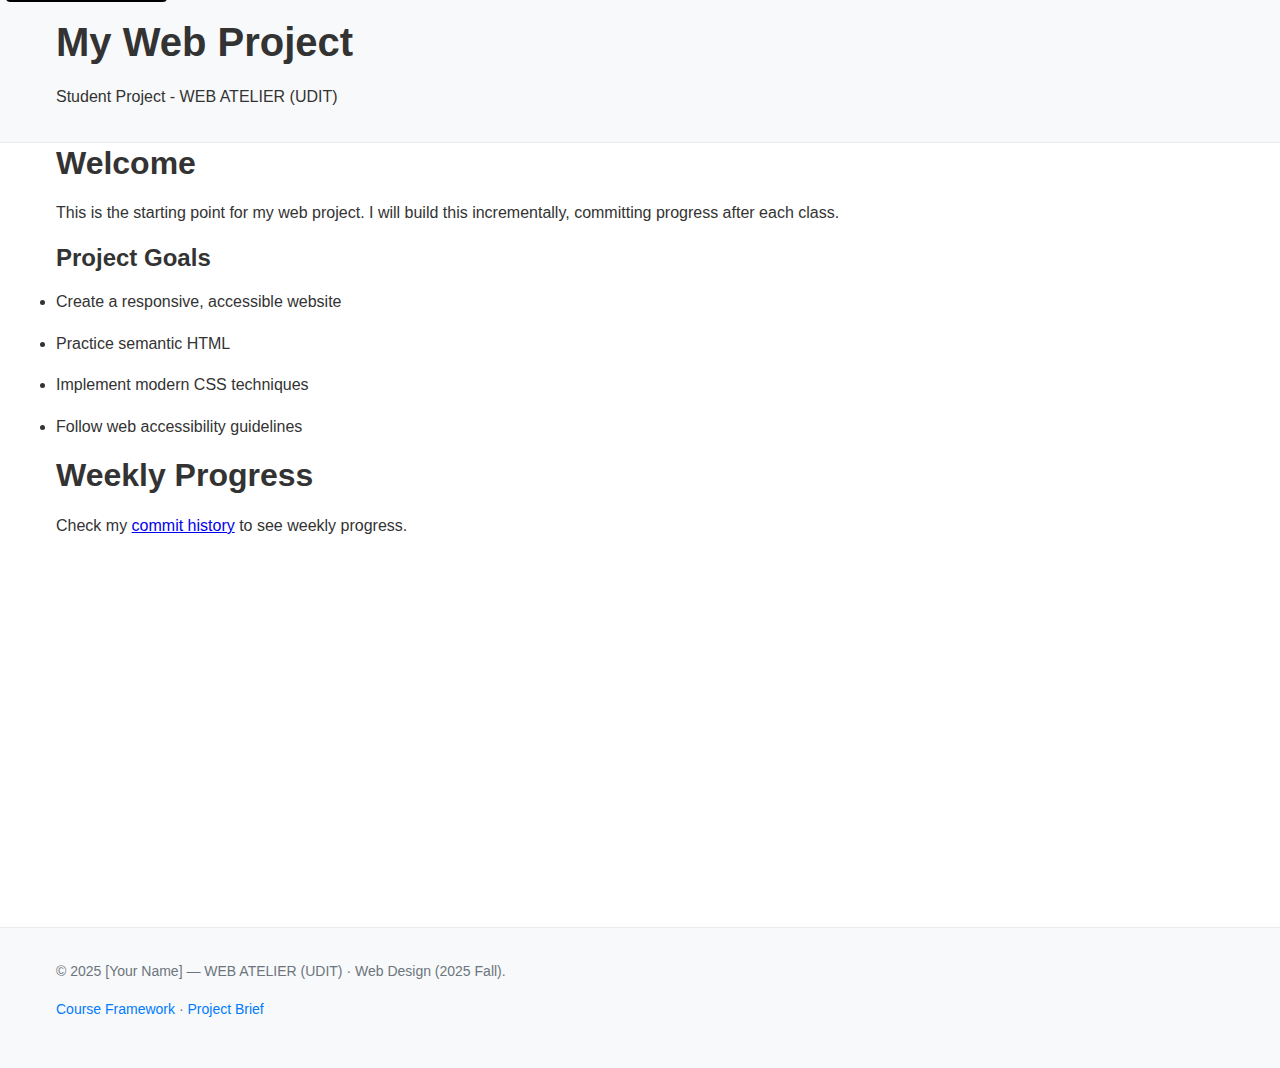
<file: index.html>
<!DOCTYPE html>
<html lang="en">
	<head>
		<meta charset="UTF-8" />
		<meta name="viewport" content="width=device-width, initial-scale=1.0" />
		<title>My Web Project - WEB ATELIER (UDIT)</title>
		<meta name="description" content="A student web project for WEB ATELIER (UDIT) course" />
		<link rel="stylesheet" href="assets/css/style.css" />
	</head>
	<body>
		<a href="#main" class="skip-link">Skip to main content</a>

		<header>
			<div class="container">
				<h1>My Web Project</h1>
				<p>Student Project - WEB ATELIER (UDIT)</p>
			</div>
		</header>

		<main id="main" class="container">
			<section>
				<h2>Welcome</h2>
				<p>
					This is the starting point for my web project. I will build this incrementally, committing progress after each
					class.
				</p>

				<h3>Project Goals</h3>
				<ul>
					<li>Create a responsive, accessible website</li>
					<li>Practice semantic HTML</li>
					<li>Implement modern CSS techniques</li>
					<li>Follow web accessibility guidelines</li>
				</ul>
			</section>

			<section>
				<h2>Weekly Progress</h2>
				<p>
					Check my
					<a href="https://github.com/[username]/[project-repo]/commits/main">commit history</a>
					to see weekly progress.
				</p>
			</section>
		</main>

		<footer>
			<div class="container">
				<p>© 2025 [Your Name] — WEB ATELIER (UDIT) · Web Design (2025 Fall).</p>
				<p>
					<a href="https://github.com/ruvebal/web-atelier-udit">Course Framework</a>
					·
					<a href="project-brief.md">Project Brief</a>
				</p>
			</div>
		</footer>

		<script src="assets/js/main.js"></script>
	</body>
</html>
</file>
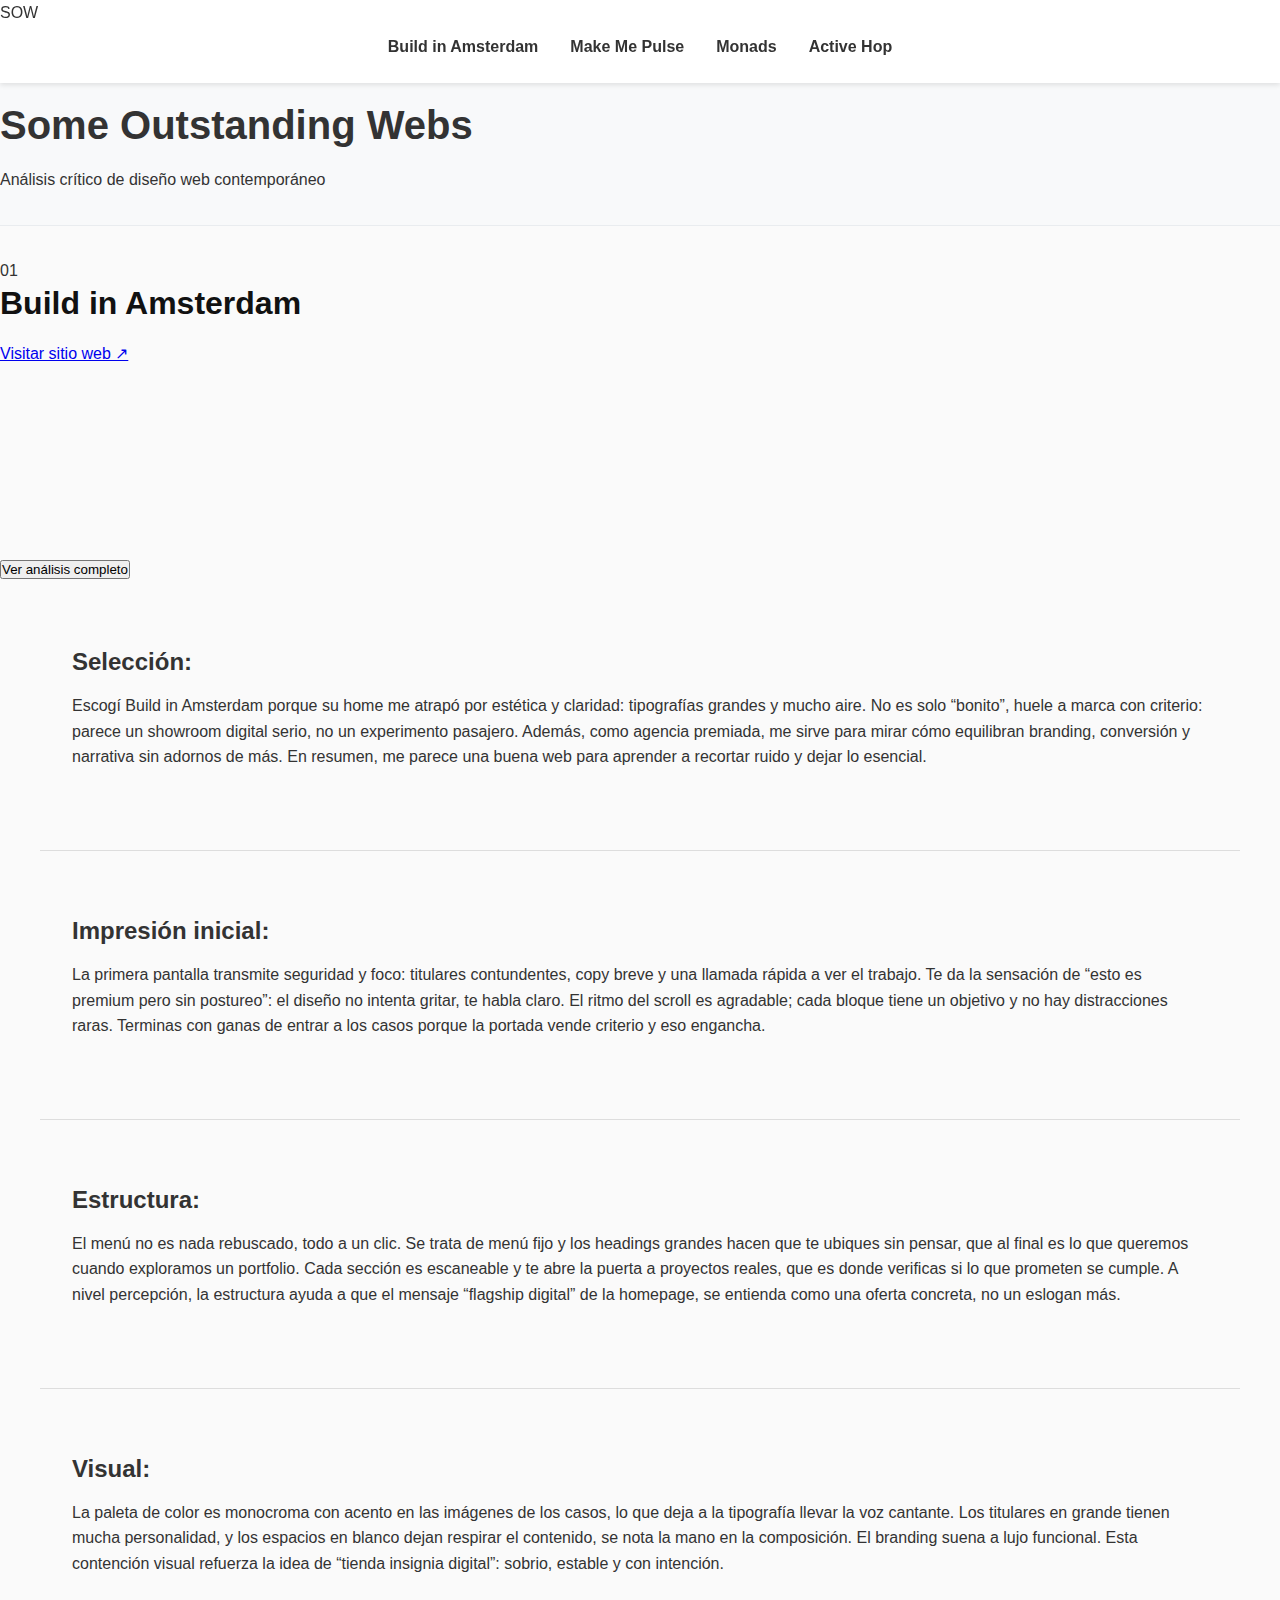
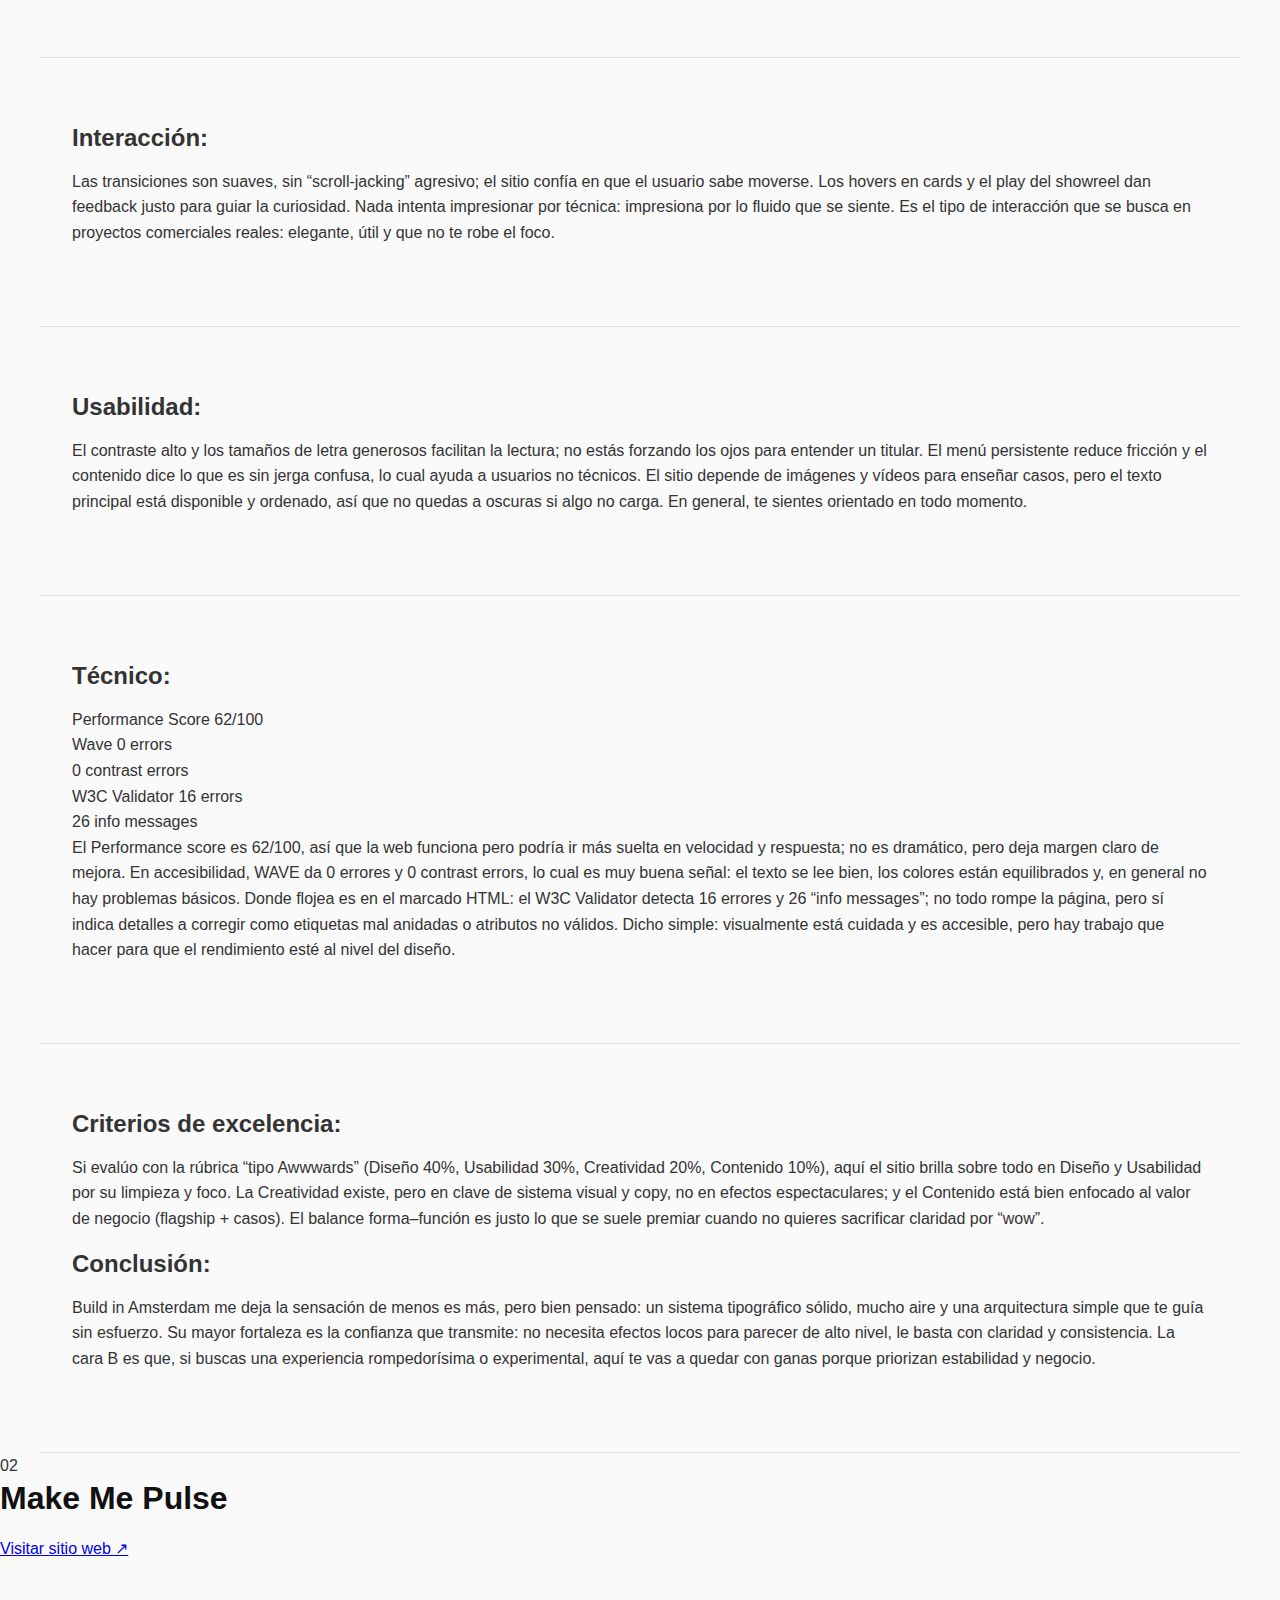
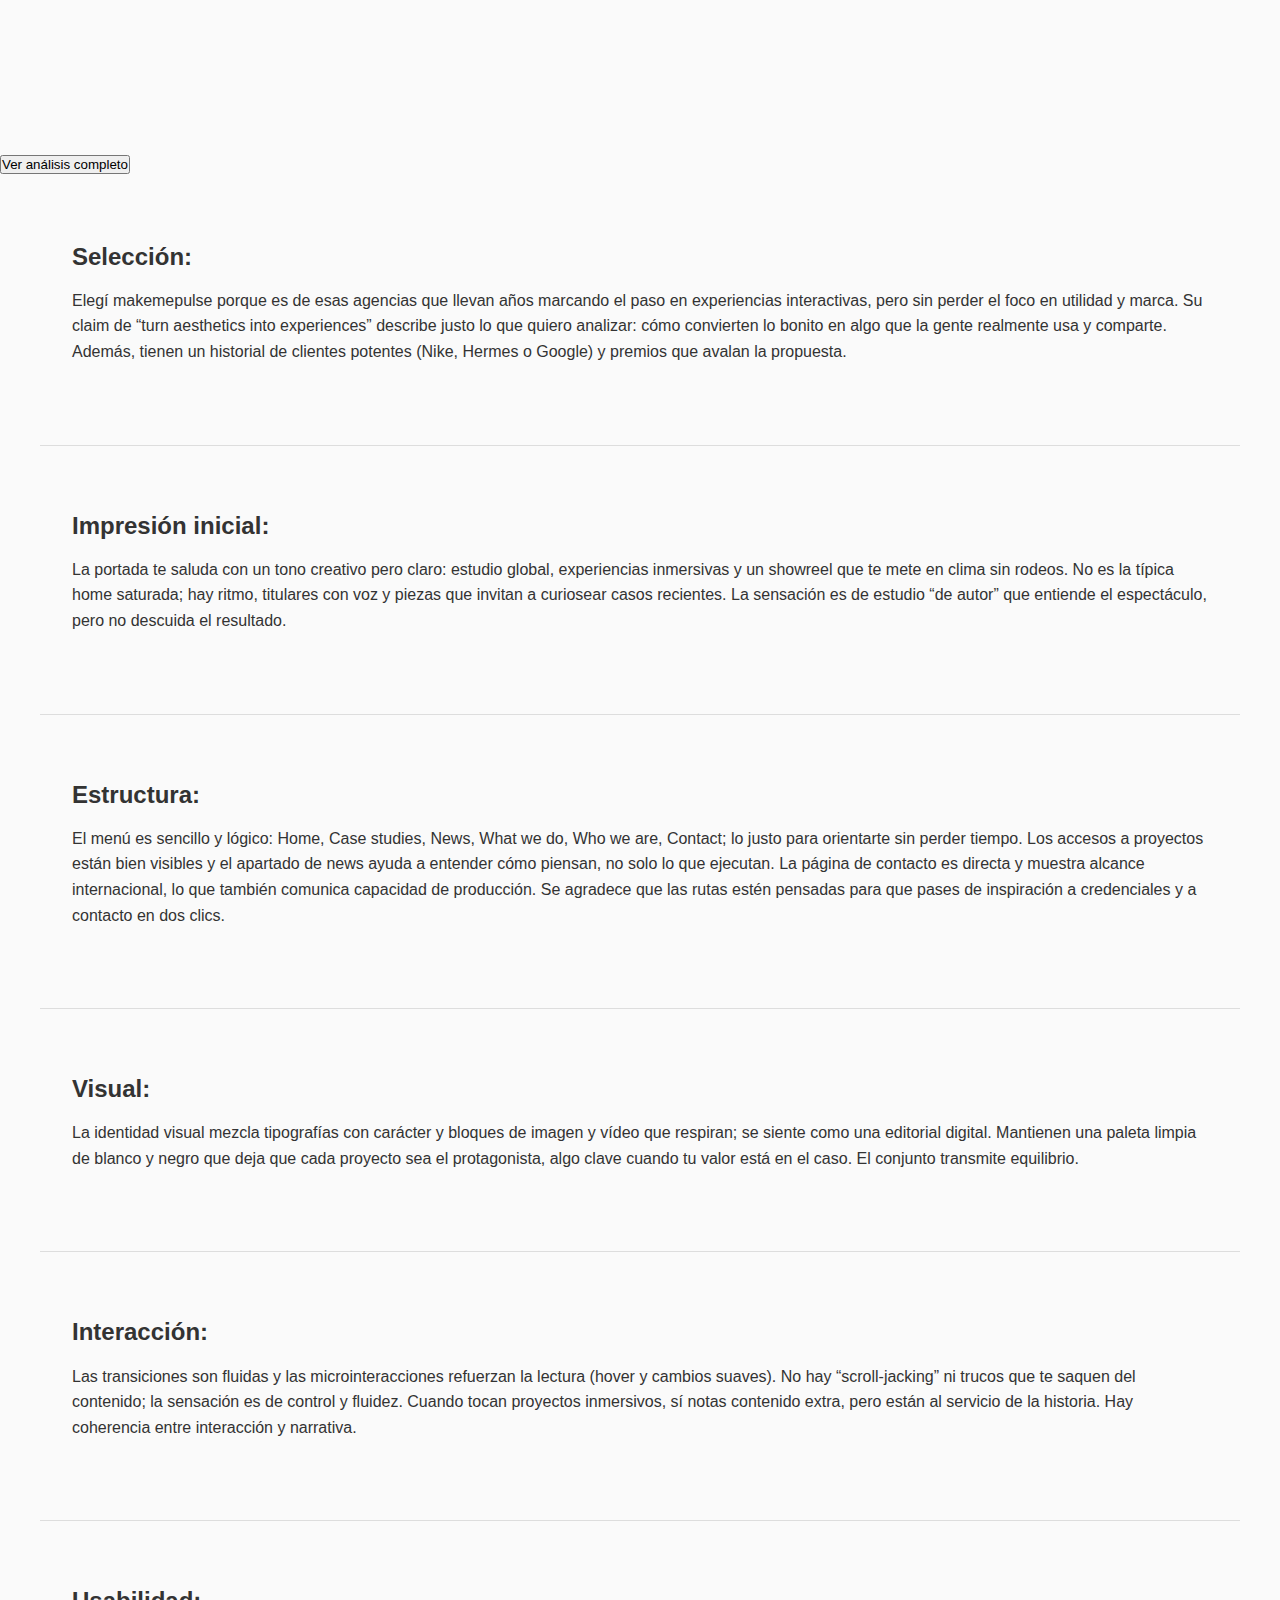
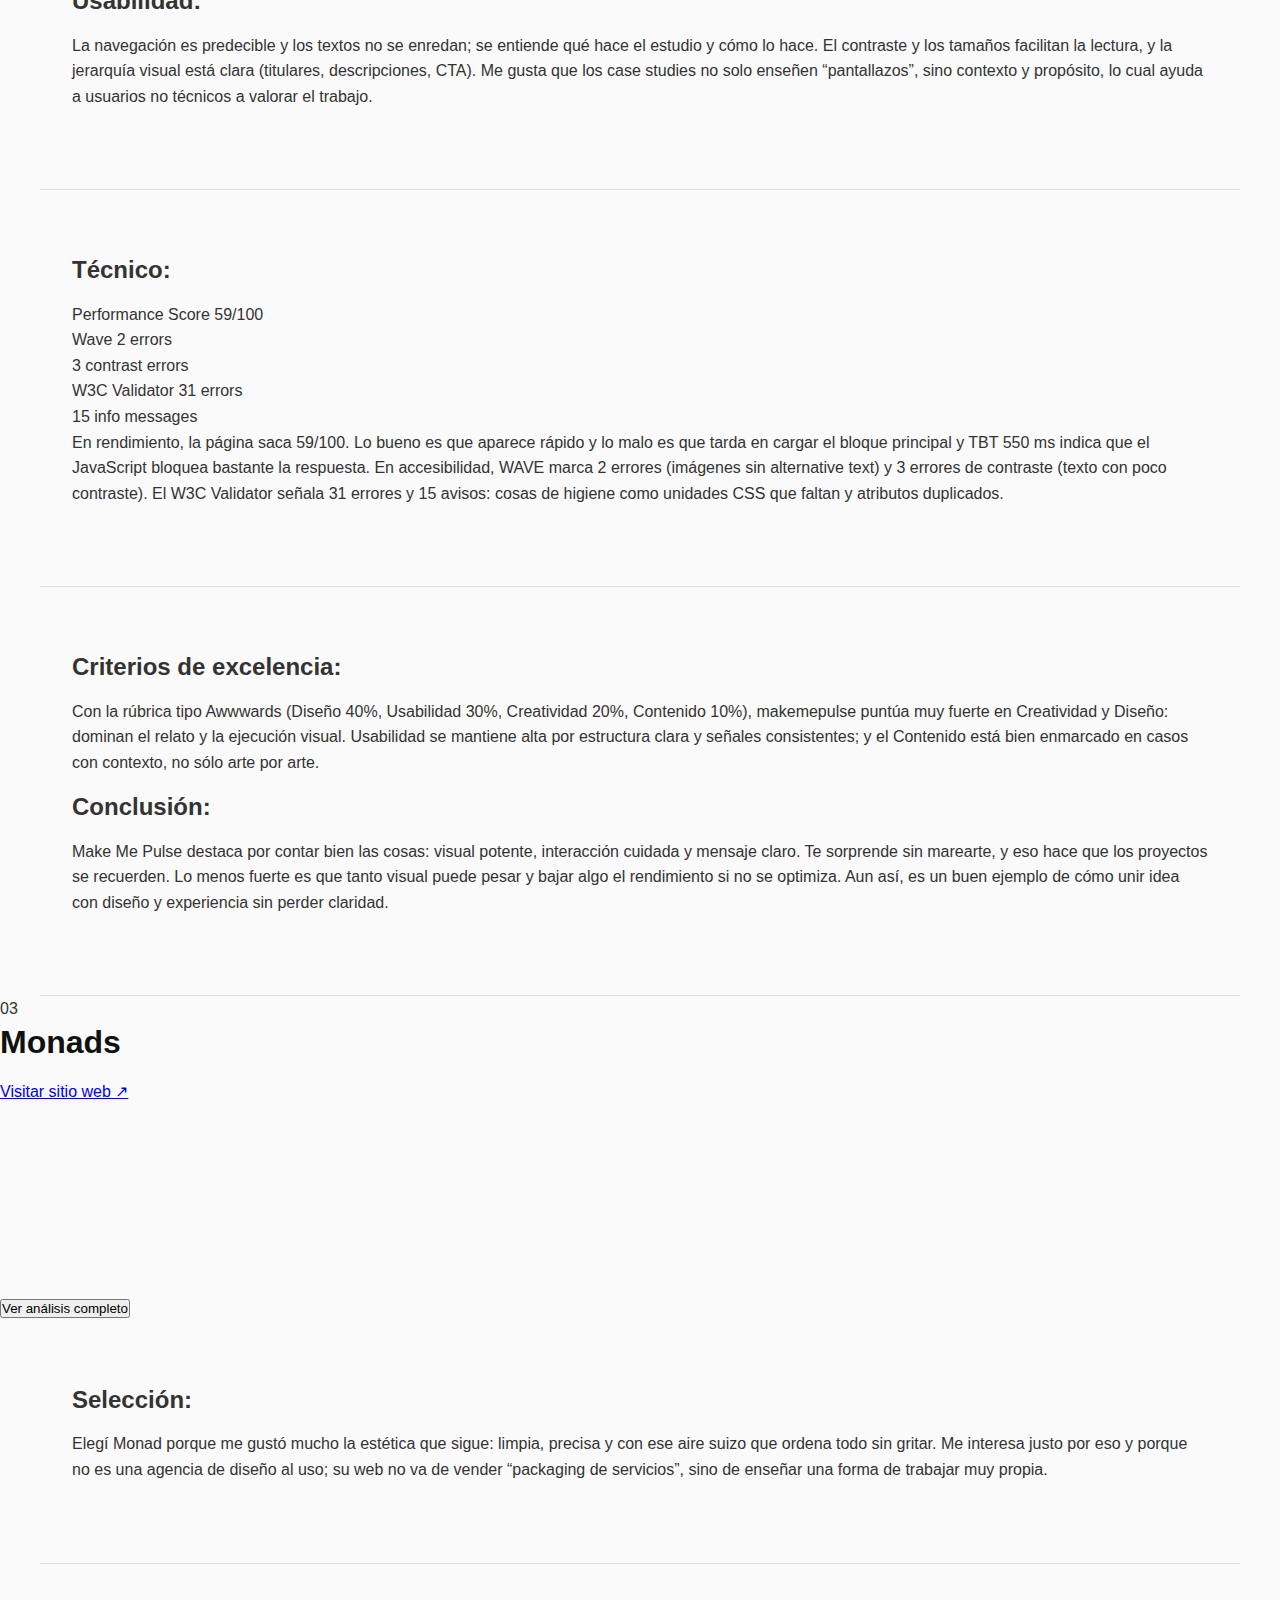
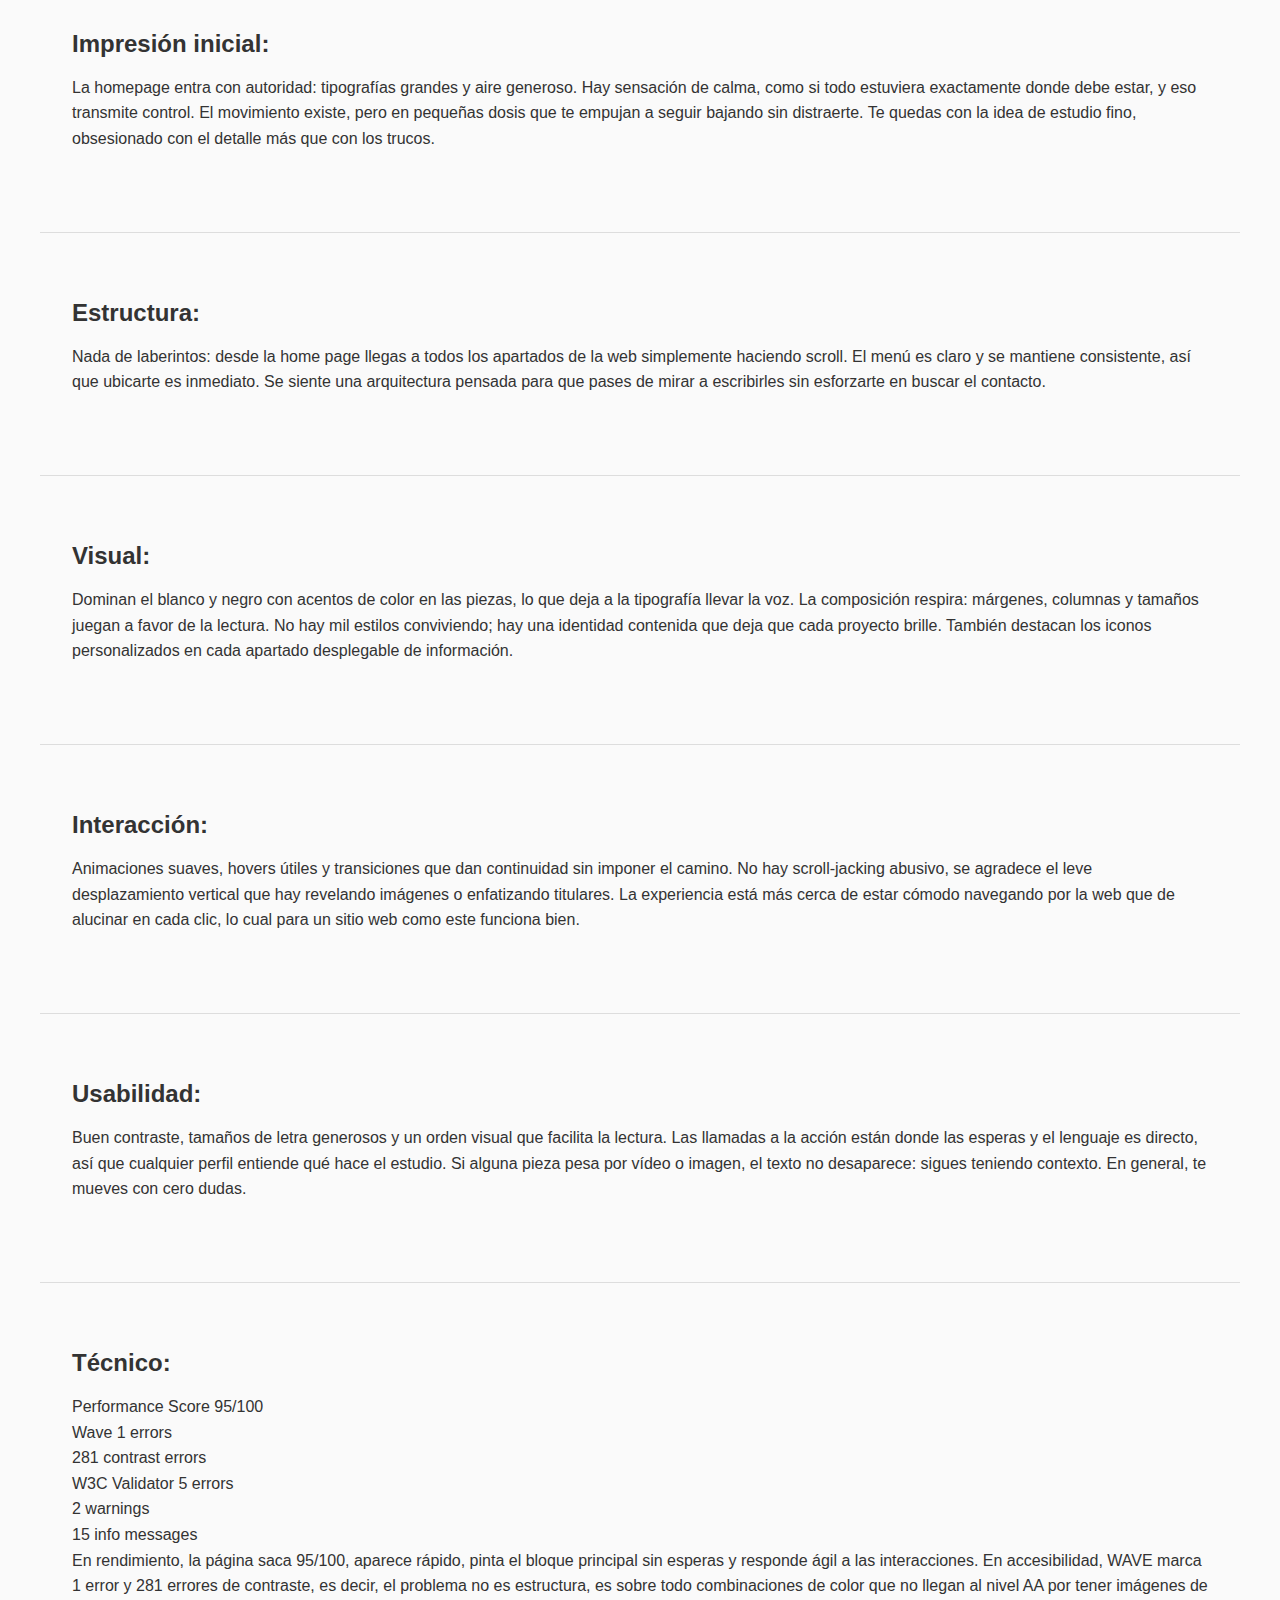
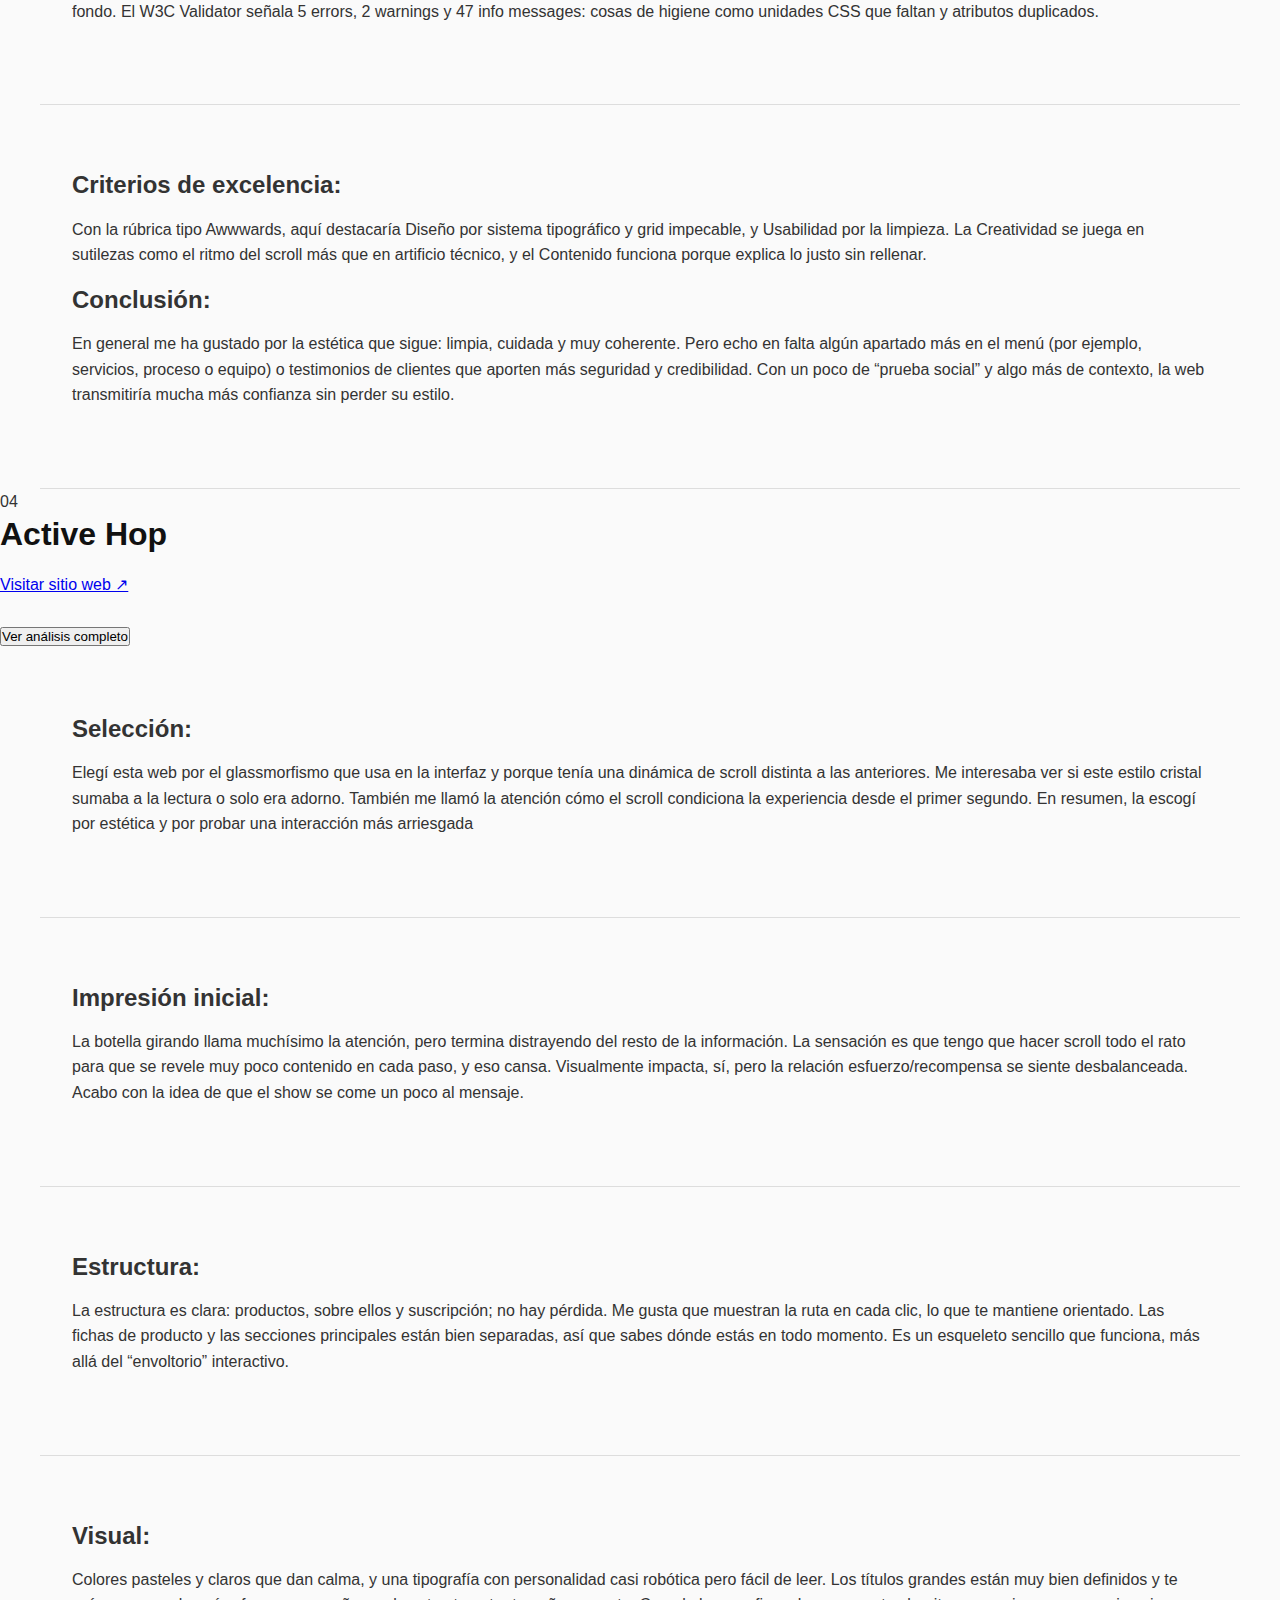
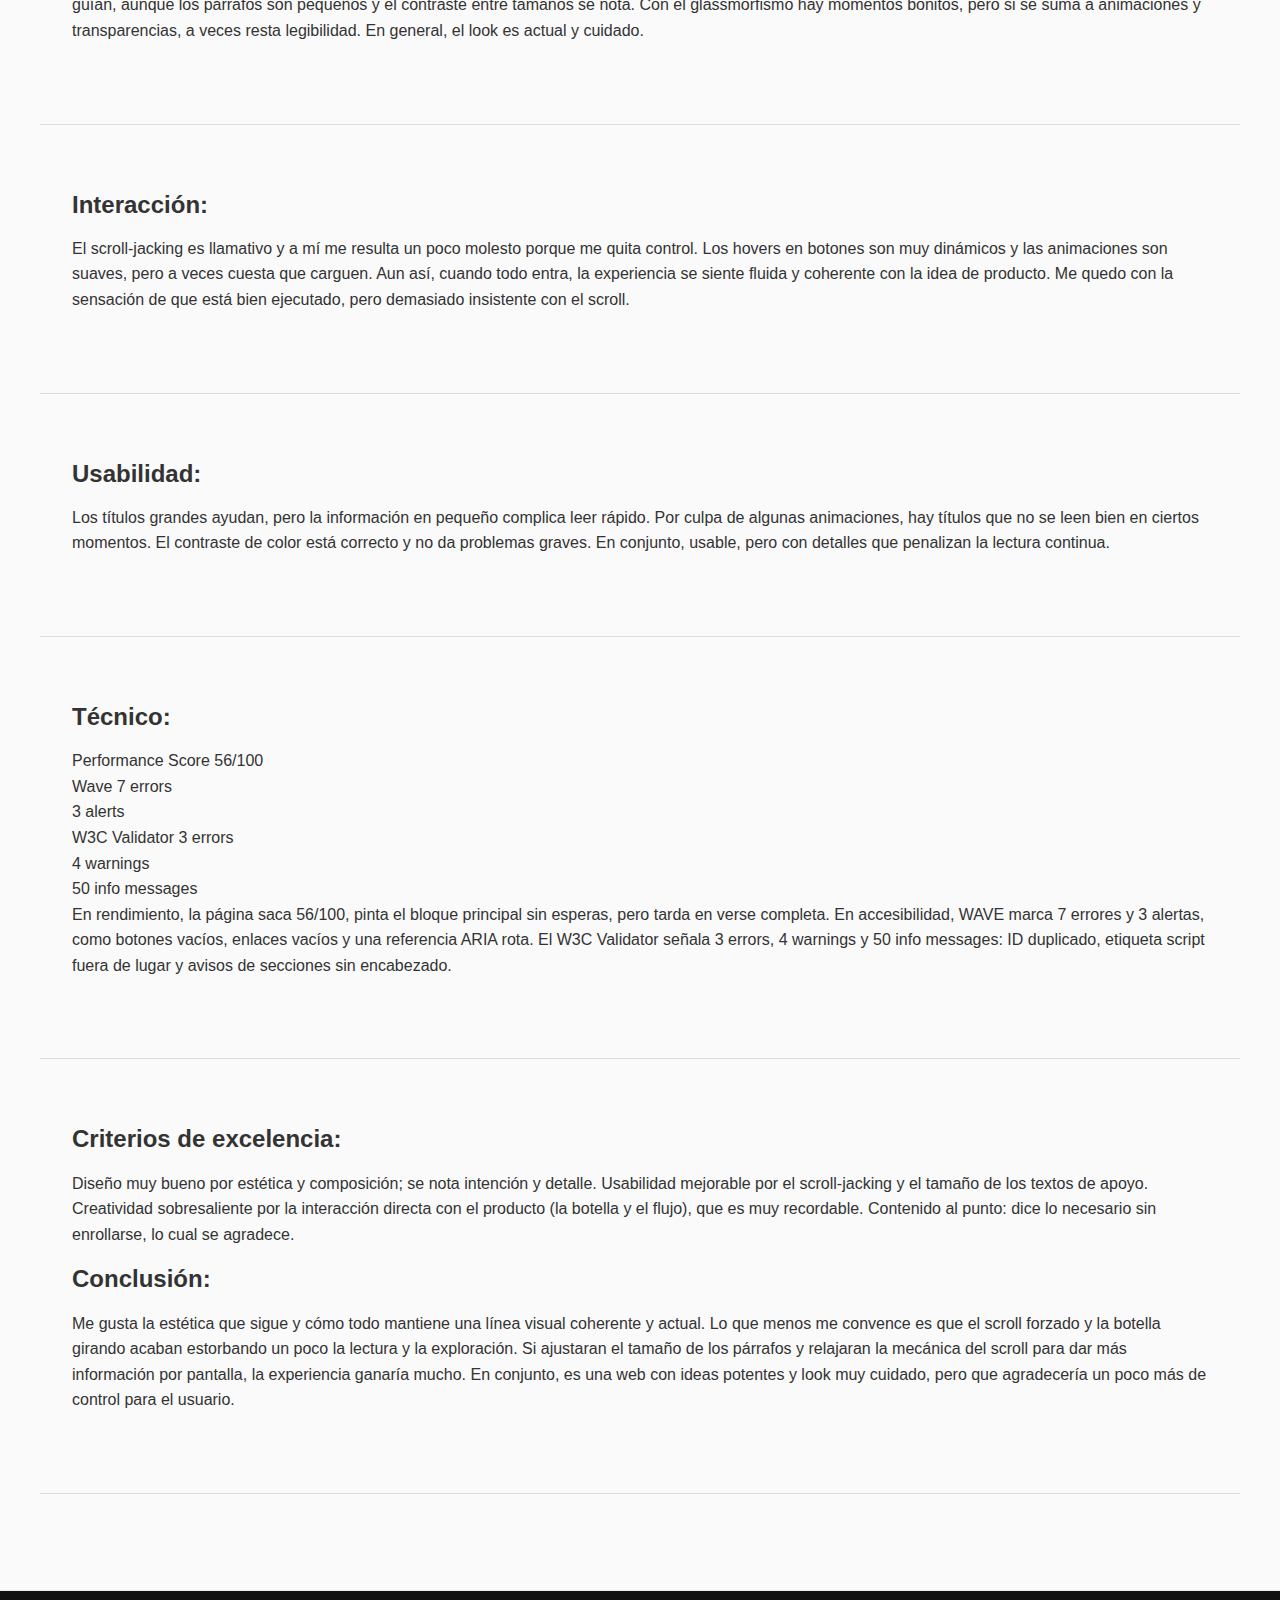
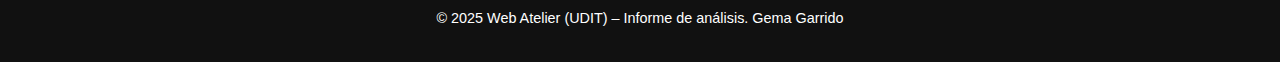
<file: sow/index.html>
<!DOCTYPE html>
<html lang="es">
  <head>
    <meta charset="UTF-8" />
    <meta name="viewport" content="width=device-width, initial-scale=1.0" />
    <title>Some Outstanding Webs – Análisis de Sitios Premiados</title>
    <link rel="stylesheet" href="../assets/css/index.css" />
    <link rel="stylesheet" href="../assets/css/sow.css" />
  </head>
  <body>
    <nav class="main-nav">
      <div class="nav-content">
        <div class="logo">SOW</div>
        <ul class="nav-links">
          <li><a href="#build">Build in Amsterdam</a></li>
          <li><a href="#pulse">Make Me Pulse</a></li>
          <li><a href="#monads">Monads</a></li>
          <li><a href="#hop">Active Hop</a></li>
        </ul>
      </div>
    </nav>

    <header class="parallax-header">
      <div class="hero-content">
        <h1 class="hero-title">Some Outstanding Webs</h1>
        <p class="hero-subtitle">
          Análisis crítico de diseño web contemporáneo
        </p>
      </div>
    </header>

    <main class="main-content">
      <!-- BUILD IN AMSTERDAM -->
      <article id="build" class="site-analysis">
        <div class="analysis-header">
          <span class="site-number">01</span>
          <h2>Build in Amsterdam</h2>
          <a
            class="site-link"
            href="https://www.buildinamsterdam.com"
            target="_blank"
            rel="noopener noreferrer"
          >
            Visitar sitio web ↗
          </a>
        </div>

        <div class="site-preview">
          <iframe
            src="https://www.buildinamsterdam.com"
            title="Build in Amsterdam"
            loading="lazy"
          ></iframe>
        </div>
        <button class="toggle-analysis" onclick="toggleAnalysis(this)">
          Ver análisis completo
        </button>
        <div class="analysis-collapsible">
          <div class="analysis-pair-grid">
            <section class="analysis-block">
              <h3>Selección:</h3>
              <p>
                Escogí Build in Amsterdam porque su home me atrapó por estética
                y claridad: tipografías grandes y mucho aire. No es solo
                “bonito”, huele a marca con criterio: parece un showroom digital
                serio, no un experimento pasajero. Además, como agencia
                premiada, me sirve para mirar cómo equilibran branding,
                conversión y narrativa sin adornos de más. En resumen, me parece
                una buena web para aprender a recortar ruido y dejar lo
                esencial.
              </p>
            </section>
            <section class="analysis-block">
              <h3>Impresión inicial:</h3>
              <p>
                La primera pantalla transmite seguridad y foco: titulares
                contundentes, copy breve y una llamada rápida a ver el trabajo.
                Te da la sensación de “esto es premium pero sin postureo”: el
                diseño no intenta gritar, te habla claro. El ritmo del scroll es
                agradable; cada bloque tiene un objetivo y no hay distracciones
                raras. Terminas con ganas de entrar a los casos porque la
                portada vende criterio y eso engancha.
              </p>
            </section>
            <section class="analysis-block">
              <h3>Estructura:</h3>
              <p>
                El menú no es nada rebuscado, todo a un clic. Se trata de menú
                fijo y los headings grandes hacen que te ubiques sin pensar, que
                al final es lo que queremos cuando exploramos un portfolio. Cada
                sección es escaneable y te abre la puerta a proyectos reales,
                que es donde verificas si lo que prometen se cumple. A nivel
                percepción, la estructura ayuda a que el mensaje “flagship
                digital” de la homepage, se entienda como una oferta concreta,
                no un eslogan más.
              </p>
            </section>
            <section class="analysis-block">
              <h3>Visual:</h3>
              <p>
                La paleta de color es monocroma con acento en las imágenes de
                los casos, lo que deja a la tipografía llevar la voz cantante.
                Los titulares en grande tienen mucha personalidad, y los
                espacios en blanco dejan respirar el contenido, se nota la mano
                en la composición. El branding suena a lujo funcional. Esta
                contención visual refuerza la idea de “tienda insignia digital”:
                sobrio, estable y con intención.
              </p>
            </section>
            <section class="analysis-block">
              <h3>Interacción:</h3>
              <p>
                Las transiciones son suaves, sin “scroll-jacking” agresivo; el
                sitio confía en que el usuario sabe moverse. Los hovers en cards
                y el play del showreel dan feedback justo para guiar la
                curiosidad. Nada intenta impresionar por técnica: impresiona por
                lo fluido que se siente. Es el tipo de interacción que se busca
                en proyectos comerciales reales: elegante, útil y que no te robe
                el foco.
              </p>
            </section>
            <section class="analysis-block">
              <h3>Usabilidad:</h3>
              <p>
                El contraste alto y los tamaños de letra generosos facilitan la
                lectura; no estás forzando los ojos para entender un titular. El
                menú persistente reduce fricción y el contenido dice lo que es
                sin jerga confusa, lo cual ayuda a usuarios no técnicos. El
                sitio depende de imágenes y vídeos para enseñar casos, pero el
                texto principal está disponible y ordenado, así que no quedas a
                oscuras si algo no carga. En general, te sientes orientado en
                todo momento.
              </p>
            </section>
          </div>
        </div>

        <section class="technical-section">
          <h3>Técnico:</h3>

          <div class="metrics-cards">
            <div class="metric">
              <span class="metric-label">Performance Score</span>
              <span class="metric-value">62/100</span>
            </div>
            <div class="metric">
              <span class="metric-label">Wave</span>
              <span class="metric-value">0 errors<br />0 contrast errors</span>
            </div>
            <div class="metric">
              <span class="metric-label">W3C Validator</span>
              <span class="metric-value">16 errors<br />26 info messages</span>
            </div>
          </div>
          <p class="technical-text">
            El Performance score es 62/100, así que la web funciona pero podría
            ir más suelta en velocidad y respuesta; no es dramático, pero deja
            margen claro de mejora. En accesibilidad, WAVE da 0 errores y 0
            contrast errors, lo cual es muy buena señal: el texto se lee bien,
            los colores están equilibrados y, en general no hay problemas
            básicos. Donde flojea es en el marcado HTML: el W3C Validator
            detecta 16 errores y 26 “info messages”; no todo rompe la página,
            pero sí indica detalles a corregir como etiquetas mal anidadas o
            atributos no válidos. Dicho simple: visualmente está cuidada y es
            accesible, pero hay trabajo que hacer para que el rendimiento esté
            al nivel del diseño.
          </p>
        </section>

        <section class="final-grid">
          <div class="final-block">
            <h3>Criterios de excelencia:</h3>
            <p>
              Si evalúo con la rúbrica “tipo Awwwards” (Diseño 40%, Usabilidad
              30%, Creatividad 20%, Contenido 10%), aquí el sitio brilla sobre
              todo en Diseño y Usabilidad por su limpieza y foco. La Creatividad
              existe, pero en clave de sistema visual y copy, no en efectos
              espectaculares; y el Contenido está bien enfocado al valor de
              negocio (flagship + casos). El balance forma–función es justo lo
              que se suele premiar cuando no quieres sacrificar claridad por
              “wow”.
            </p>
          </div>
          <div class="final-block">
            <h3>Conclusión:</h3>
            <p>
              Build in Amsterdam me deja la sensación de menos es más, pero bien
              pensado: un sistema tipográfico sólido, mucho aire y una
              arquitectura simple que te guía sin esfuerzo. Su mayor fortaleza
              es la confianza que transmite: no necesita efectos locos para
              parecer de alto nivel, le basta con claridad y consistencia. La
              cara B es que, si buscas una experiencia rompedorísima o
              experimental, aquí te vas a quedar con ganas porque priorizan
              estabilidad y negocio.
            </p>
          </div>
        </section>
      </article>

      <!-- MAKE ME PULSE -->
      <article id="pulse" class="site-analysis">
        <div class="analysis-header">
          <span class="site-number">02</span>
          <h2>Make Me Pulse</h2>
          <a
            class="site-link"
            href="https://www.makemepulse.com/"
            target="_blank"
            rel="noopener noreferrer"
          >
            Visitar sitio web ↗
          </a>
        </div>

        <div class="site-preview">
          <iframe
            src="https://www.makemepulse.com/"
            title="Make Me Pulse"
            loading="lazy"
          ></iframe>
        </div>
        <button class="toggle-analysis" onclick="toggleAnalysis(this)">
          Ver análisis completo
        </button>
        <div class="analysis-collapsible">
          <div class="analysis-pair-grid">
            <section class="analysis-block">
              <h3>Selección:</h3>
              <p>
                Elegí makemepulse porque es de esas agencias que llevan años
                marcando el paso en experiencias interactivas, pero sin perder
                el foco en utilidad y marca. Su claim de “turn aesthetics into
                experiences” describe justo lo que quiero analizar: cómo
                convierten lo bonito en algo que la gente realmente usa y
                comparte. Además, tienen un historial de clientes potentes
                (Nike, Hermes o Google) y premios que avalan la propuesta.
              </p>
            </section>
            <section class="analysis-block">
              <h3>Impresión inicial:</h3>
              <p>
                La portada te saluda con un tono creativo pero claro: estudio
                global, experiencias inmersivas y un showreel que te mete en
                clima sin rodeos. No es la típica home saturada; hay ritmo,
                titulares con voz y piezas que invitan a curiosear casos
                recientes. La sensación es de estudio “de autor” que entiende el
                espectáculo, pero no descuida el resultado.
              </p>
            </section>
            <section class="analysis-block">
              <h3>Estructura:</h3>
              <p>
                El menú es sencillo y lógico: Home, Case studies, News, What we
                do, Who we are, Contact; lo justo para orientarte sin perder
                tiempo. Los accesos a proyectos están bien visibles y el
                apartado de news ayuda a entender cómo piensan, no solo lo que
                ejecutan. La página de contacto es directa y muestra alcance
                internacional, lo que también comunica capacidad de producción.
                Se agradece que las rutas estén pensadas para que pases de
                inspiración a credenciales y a contacto en dos clics.
              </p>
            </section>
            <section class="analysis-block">
              <h3>Visual:</h3>
              <p>
                La identidad visual mezcla tipografías con carácter y bloques de
                imagen y vídeo que respiran; se siente como una editorial
                digital. Mantienen una paleta limpia de blanco y negro que deja
                que cada proyecto sea el protagonista, algo clave cuando tu
                valor está en el caso. El conjunto transmite equilibrio.
              </p>
            </section>
            <section class="analysis-block">
              <h3>Interacción:</h3>
              <p>
                Las transiciones son fluidas y las microinteracciones refuerzan
                la lectura (hover y cambios suaves). No hay “scroll-jacking” ni
                trucos que te saquen del contenido; la sensación es de control y
                fluidez. Cuando tocan proyectos inmersivos, sí notas contenido
                extra, pero están al servicio de la historia. Hay coherencia
                entre interacción y narrativa.
              </p>
            </section>
            <section class="analysis-block">
              <h3>Usabilidad:</h3>
              <p>
                La navegación es predecible y los textos no se enredan; se
                entiende qué hace el estudio y cómo lo hace. El contraste y los
                tamaños facilitan la lectura, y la jerarquía visual está clara
                (titulares, descripciones, CTA). Me gusta que los case studies
                no solo enseñen “pantallazos”, sino contexto y propósito, lo
                cual ayuda a usuarios no técnicos a valorar el trabajo.
              </p>
            </section>
          </div>
        </div>

        <section class="technical-section">
          <h3>Técnico:</h3>

          <div class="metrics-cards">
            <div class="metric">
              <span class="metric-label">Performance Score</span>
              <span class="metric-value">59/100</span>
            </div>
            <div class="metric">
              <span class="metric-label">Wave</span>
              <span class="metric-value">2 errors<br />3 contrast errors</span>
            </div>
            <div class="metric">
              <span class="metric-label">W3C Validator</span>
              <span class="metric-value">31 errors<br />15 info messages</span>
            </div>
          </div>
          <p class="technical-text">
            En rendimiento, la página saca 59/100. Lo bueno es que aparece
            rápido y lo malo es que tarda en cargar el bloque principal y TBT
            550 ms indica que el JavaScript bloquea bastante la respuesta. En
            accesibilidad, WAVE marca 2 errores (imágenes sin alternative text)
            y 3 errores de contraste (texto con poco contraste). El W3C
            Validator señala 31 errores y 15 avisos: cosas de higiene como
            unidades CSS que faltan y atributos duplicados.
          </p>
        </section>

        <section class="final-grid">
          <div class="final-block">
            <h3>Criterios de excelencia:</h3>
            <p>
              Con la rúbrica tipo Awwwards (Diseño 40%, Usabilidad 30%,
              Creatividad 20%, Contenido 10%), makemepulse puntúa muy fuerte en
              Creatividad y Diseño: dominan el relato y la ejecución visual.
              Usabilidad se mantiene alta por estructura clara y señales
              consistentes; y el Contenido está bien enmarcado en casos con
              contexto, no sólo arte por arte.
            </p>
          </div>
          <div class="final-block">
            <h3>Conclusión:</h3>
            <p>
              Make Me Pulse destaca por contar bien las cosas: visual potente,
              interacción cuidada y mensaje claro. Te sorprende sin marearte, y
              eso hace que los proyectos se recuerden. Lo menos fuerte es que
              tanto visual puede pesar y bajar algo el rendimiento si no se
              optimiza. Aun así, es un buen ejemplo de cómo unir idea con diseño
              y experiencia sin perder claridad.
            </p>
          </div>
        </section>
      </article>

      <!-- MONADS -->
      <article id="monads" class="site-analysis">
        <div class="analysis-header">
          <span class="site-number">03</span>
          <h2>Monads</h2>
          <a
            class="site-link"
            href="https://www.monads.ch/"
            target="_blank"
            rel="noopener noreferrer"
          >
            Visitar sitio web ↗
          </a>
        </div>

        <div class="site-preview">
          <iframe
            src="https://www.monads.ch/"
            title="Make Me Pulse"
            loading="lazy"
          ></iframe>
        </div>
        <button class="toggle-analysis" onclick="toggleAnalysis(this)">
          Ver análisis completo
        </button>
        <div class="analysis-collapsible">
          <div class="analysis-pair-grid">
            <section class="analysis-block">
              <h3>Selección:</h3>
              <p>
                Elegí Monad porque me gustó mucho la estética que sigue: limpia,
                precisa y con ese aire suizo que ordena todo sin gritar. Me
                interesa justo por eso y porque no es una agencia de diseño al
                uso; su web no va de vender “packaging de servicios”, sino de
                enseñar una forma de trabajar muy propia.
              </p>
            </section>
            <section class="analysis-block">
              <h3>Impresión inicial:</h3>
              <p>
                La homepage entra con autoridad: tipografías grandes y aire
                generoso. Hay sensación de calma, como si todo estuviera
                exactamente donde debe estar, y eso transmite control. El
                movimiento existe, pero en pequeñas dosis que te empujan a
                seguir bajando sin distraerte. Te quedas con la idea de estudio
                fino, obsesionado con el detalle más que con los trucos.
              </p>
            </section>
            <section class="analysis-block">
              <h3>Estructura:</h3>
              <p>
                Nada de laberintos: desde la home page llegas a todos los
                apartados de la web simplemente haciendo scroll. El menú es
                claro y se mantiene consistente, así que ubicarte es inmediato.
                Se siente una arquitectura pensada para que pases de mirar a
                escribirles sin esforzarte en buscar el contacto.
              </p>
            </section>
            <section class="analysis-block">
              <h3>Visual:</h3>
              <p>
                Dominan el blanco y negro con acentos de color en las piezas, lo
                que deja a la tipografía llevar la voz. La composición respira:
                márgenes, columnas y tamaños juegan a favor de la lectura. No
                hay mil estilos conviviendo; hay una identidad contenida que
                deja que cada proyecto brille. También destacan los iconos
                personalizados en cada apartado desplegable de información.
              </p>
            </section>
            <section class="analysis-block">
              <h3>Interacción:</h3>
              <p>
                Animaciones suaves, hovers útiles y transiciones que dan
                continuidad sin imponer el camino. No hay scroll-jacking
                abusivo, se agradece el leve desplazamiento vertical que hay
                revelando imágenes o enfatizando titulares. La experiencia está
                más cerca de estar cómodo navegando por la web que de alucinar
                en cada clic, lo cual para un sitio web como este funciona bien.
              </p>
            </section>
            <section class="analysis-block">
              <h3>Usabilidad:</h3>
              <p>
                Buen contraste, tamaños de letra generosos y un orden visual que
                facilita la lectura. Las llamadas a la acción están donde las
                esperas y el lenguaje es directo, así que cualquier perfil
                entiende qué hace el estudio. Si alguna pieza pesa por vídeo o
                imagen, el texto no desaparece: sigues teniendo contexto. En
                general, te mueves con cero dudas.
              </p>
            </section>
          </div>
        </div>

        <section class="technical-section">
          <h3>Técnico:</h3>

          <div class="metrics-cards">
            <div class="metric">
              <span class="metric-label">Performance Score</span>
              <span class="metric-value">95/100</span>
            </div>
            <div class="metric">
              <span class="metric-label">Wave</span>
              <span class="metric-value"
                >1 errors<br />281 contrast errors</span
              >
            </div>
            <div class="metric">
              <span class="metric-label">W3C Validator</span>
              <span class="metric-value"
                >5 errors<br />
                2 warnings<br />
                15 info messages</span
              >
            </div>
          </div>
          <p class="technical-text">
            En rendimiento, la página saca 95/100, aparece rápido, pinta el
            bloque principal sin esperas y responde ágil a las interacciones. En
            accesibilidad, WAVE marca 1 error y 281 errores de contraste, es
            decir, el problema no es estructura, es sobre todo combinaciones de
            color que no llegan al nivel AA por tener imágenes de fondo. El W3C
            Validator señala 5 errors, 2 warnings y 47 info messages: cosas de
            higiene como unidades CSS que faltan y atributos duplicados.
          </p>
        </section>

        <section class="final-grid">
          <div class="final-block">
            <h3>Criterios de excelencia:</h3>
            <p>
              Con la rúbrica tipo Awwwards, aquí destacaría Diseño por sistema
              tipográfico y grid impecable, y Usabilidad por la limpieza. La
              Creatividad se juega en sutilezas como el ritmo del scroll más que
              en artificio técnico, y el Contenido funciona porque explica lo
              justo sin rellenar.
            </p>
          </div>
          <div class="final-block">
            <h3>Conclusión:</h3>
            <p>
              En general me ha gustado por la estética que sigue: limpia,
              cuidada y muy coherente. Pero echo en falta algún apartado más en
              el menú (por ejemplo, servicios, proceso o equipo) o testimonios
              de clientes que aporten más seguridad y credibilidad. Con un poco
              de “prueba social” y algo más de contexto, la web transmitiría
              mucha más confianza sin perder su estilo.
            </p>
          </div>
        </section>
      </article>

      <!-- ACTIVE HOP -->
      <article id="hop" class="site-analysis">
        <div class="analysis-header">
          <span class="site-number">04</span>
          <h2>Active Hop</h2>
          <a
            class="site-link"
            href="https://www.active-hop.com/"
            target="_blank"
            rel="noopener noreferrer"
          >
            Visitar sitio web ↗
          </a>
        </div>

        <div class="site-preview">
          <img
            src="https://ik.imagekit.io/gemagarrido/sow/activehop1.png?updatedAt=1760992982906"
            alt="Previsualización Active Hop"
            loading="lazy"
          />
        </div>
        <button class="toggle-analysis" onclick="toggleAnalysis(this)">
          Ver análisis completo
        </button>
        <div class="analysis-collapsible">
          <div class="analysis-pair-grid">
            <section class="analysis-block">
              <h3>Selección:</h3>
              <p>
                Elegí esta web por el glassmorfismo que usa en la interfaz y
                porque tenía una dinámica de scroll distinta a las anteriores.
                Me interesaba ver si este estilo cristal sumaba a la lectura o
                solo era adorno. También me llamó la atención cómo el scroll
                condiciona la experiencia desde el primer segundo. En resumen,
                la escogí por estética y por probar una interacción más
                arriesgada
              </p>
            </section>
            <section class="analysis-block">
              <h3>Impresión inicial:</h3>
              <p>
                La botella girando llama muchísimo la atención, pero termina
                distrayendo del resto de la información. La sensación es que
                tengo que hacer scroll todo el rato para que se revele muy poco
                contenido en cada paso, y eso cansa. Visualmente impacta, sí,
                pero la relación esfuerzo/recompensa se siente desbalanceada.
                Acabo con la idea de que el show se come un poco al mensaje.
              </p>
            </section>
            <section class="analysis-block">
              <h3>Estructura:</h3>
              <p>
                La estructura es clara: productos, sobre ellos y suscripción; no
                hay pérdida. Me gusta que muestran la ruta en cada clic, lo que
                te mantiene orientado. Las fichas de producto y las secciones
                principales están bien separadas, así que sabes dónde estás en
                todo momento. Es un esqueleto sencillo que funciona, más allá
                del “envoltorio” interactivo.
              </p>
            </section>
            <section class="analysis-block">
              <h3>Visual:</h3>
              <p>
                Colores pasteles y claros que dan calma, y una tipografía con
                personalidad casi robótica pero fácil de leer. Los títulos
                grandes están muy bien definidos y te guían, aunque los párrafos
                son pequeños y el contraste entre tamaños se nota. Con el
                glassmorfismo hay momentos bonitos, pero si se suma a
                animaciones y transparencias, a veces resta legibilidad. En
                general, el look es actual y cuidado.
              </p>
            </section>
            <section class="analysis-block">
              <h3>Interacción:</h3>
              <p>
                El scroll-jacking es llamativo y a mí me resulta un poco molesto
                porque me quita control. Los hovers en botones son muy dinámicos
                y las animaciones son suaves, pero a veces cuesta que carguen.
                Aun así, cuando todo entra, la experiencia se siente fluida y
                coherente con la idea de producto. Me quedo con la sensación de
                que está bien ejecutado, pero demasiado insistente con el
                scroll.
              </p>
            </section>
            <section class="analysis-block">
              <h3>Usabilidad:</h3>
              <p>
                Los títulos grandes ayudan, pero la información en pequeño
                complica leer rápido. Por culpa de algunas animaciones, hay
                títulos que no se leen bien en ciertos momentos. El contraste de
                color está correcto y no da problemas graves. En conjunto,
                usable, pero con detalles que penalizan la lectura continua.
              </p>
            </section>
          </div>
        </div>

        <section class="technical-section">
          <h3>Técnico:</h3>

          <div class="metrics-cards">
            <div class="metric">
              <span class="metric-label">Performance Score</span>
              <span class="metric-value">56/100</span>
            </div>
            <div class="metric">
              <span class="metric-label">Wave</span>
              <span class="metric-value">7 errors<br />3 alerts</span>
            </div>
            <div class="metric">
              <span class="metric-label">W3C Validator</span>
              <span class="metric-value"
                >3 errors<br />
                4 warnings<br />
                50 info messages</span
              >
            </div>
          </div>
          <p class="technical-text">
            En rendimiento, la página saca 56/100, pinta el bloque principal sin
            esperas, pero tarda en verse completa. En accesibilidad, WAVE marca
            7 errores y 3 alertas, como botones vacíos, enlaces vacíos y una
            referencia ARIA rota. El W3C Validator señala 3 errors, 4 warnings y
            50 info messages: ID duplicado, etiqueta script fuera de lugar y
            avisos de secciones sin encabezado.
          </p>
        </section>

        <section class="final-grid">
          <div class="final-block">
            <h3>Criterios de excelencia:</h3>
            <p>
              Diseño muy bueno por estética y composición; se nota intención y
              detalle. Usabilidad mejorable por el scroll-jacking y el tamaño de
              los textos de apoyo. Creatividad sobresaliente por la interacción
              directa con el producto (la botella y el flujo), que es muy
              recordable. Contenido al punto: dice lo necesario sin enrollarse,
              lo cual se agradece.
            </p>
          </div>
          <div class="final-block">
            <h3>Conclusión:</h3>
            <p>
              Me gusta la estética que sigue y cómo todo mantiene una línea
              visual coherente y actual. Lo que menos me convence es que el
              scroll forzado y la botella girando acaban estorbando un poco la
              lectura y la exploración. Si ajustaran el tamaño de los párrafos y
              relajaran la mecánica del scroll para dar más información por
              pantalla, la experiencia ganaría mucho. En conjunto, es una web
              con ideas potentes y look muy cuidado, pero que agradecería un
              poco más de control para el usuario.
            </p>
          </div>
        </section>
      </article>
    </main>

    <footer class="site-footer">
      <p>© 2025 Web Atelier (UDIT) – Informe de análisis. Gema Garrido</p>
    </footer>

    <!-- JS botón analisis -->
    <script>
      function toggleAnalysis(button) {
        const container = button.nextElementSibling;
        container.classList.toggle("expanded");

        button.textContent = container.classList.contains("expanded")
          ? "Ocultar análisis"
          : "Ver análisis completo";
      }
    </script>
  </body>
</html>
</file>
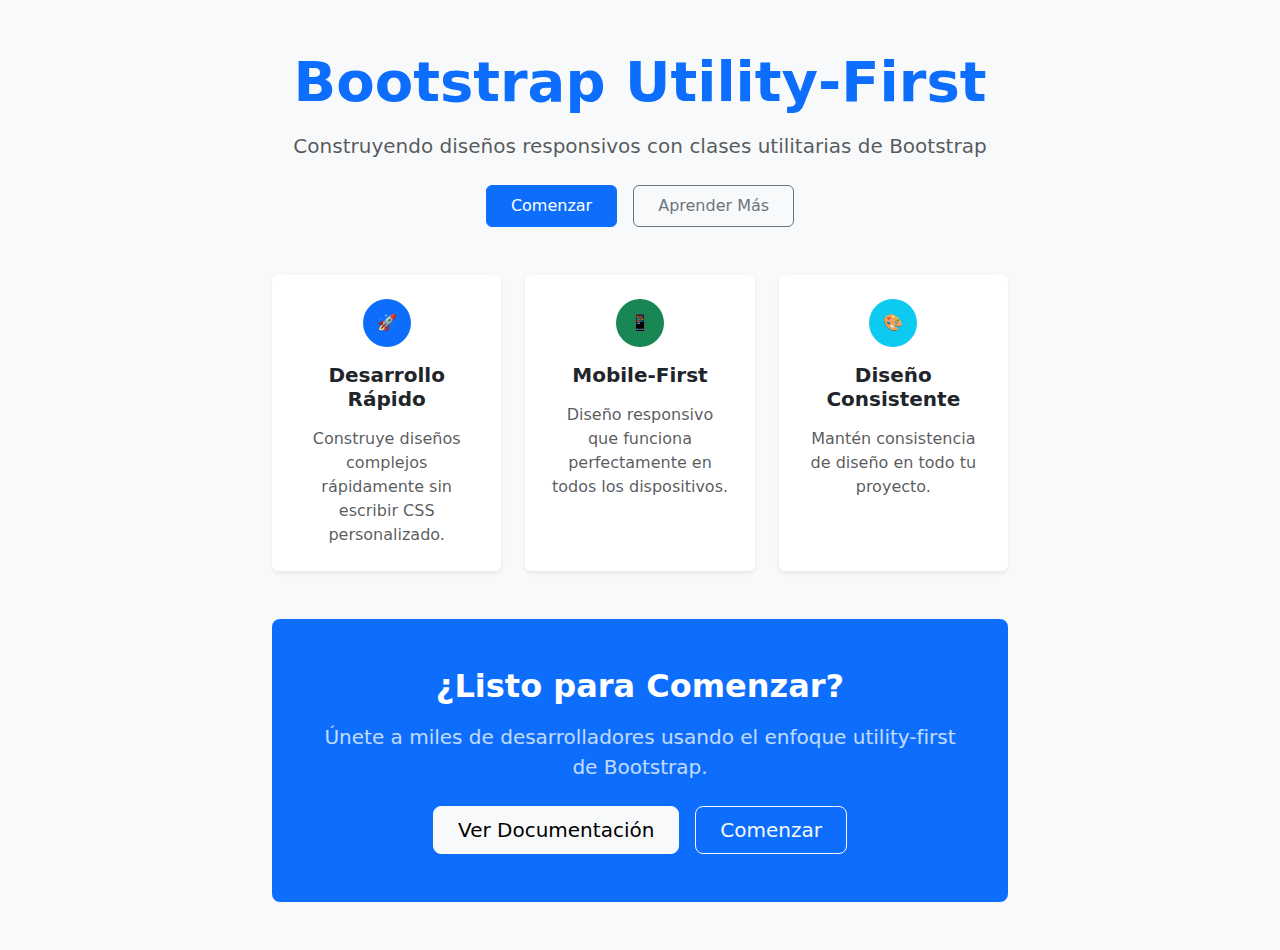
<file: bootstrap/prueba1.html>
<!DOCTYPE html>
<html lang="es">
  <head>
    <meta charset="UTF-8" />
    <meta name="viewport" content="width=device-width, initial-scale=1.0" />
    <title>Bootstrap Utility-First</title>
    <link
      href="https://cdn.jsdelivr.net/npm/bootstrap@5.3.0/dist/css/bootstrap.min.css"
      rel="stylesheet"
    />
  </head>
  <body class="bg-light">
    <div class="container py-5">
      <div class="row justify-content-center">
        <div class="col-lg-8">
          <!-- Sección Hero -->
          <section class="text-center mb-5">
            <h1 class="display-4 fw-bold text-primary mb-3">
              Bootstrap Utility-First
            </h1>
            <p class="lead text-muted mb-4">
              Construyendo diseños responsivos con clases utilitarias de
              Bootstrap
            </p>
            <div class="d-flex justify-content-center gap-3 flex-wrap">
              <button class="btn btn-primary px-4 py-2">Comenzar</button>
              <button class="btn btn-outline-secondary px-4 py-2">
                Aprender Más
              </button>
            </div>
          </section>

          <!-- Tarjetas de Características -->
          <div class="row g-4">
            <div class="col-md-6 col-lg-4">
              <article
                class="card h-100 border-0 shadow-sm hover:shadow-lg transition-all duration-300"
              >
                <div class="card-body p-4 text-center">
                  <div class="mb-3">
                    <div
                      class="bg-primary text-white rounded-circle d-inline-flex align-items-center justify-content-center"
                      style="width: 48px; height: 48px"
                    >
                      🚀
                    </div>
                  </div>
                  <h5 class="card-title fw-semibold mb-3">Desarrollo Rápido</h5>
                  <p class="card-text text-muted">
                    Construye diseños complejos rápidamente sin escribir CSS
                    personalizado.
                  </p>
                </div>
              </article>
            </div>

            <div class="col-md-6 col-lg-4">
              <article
                class="card h-100 border-0 shadow-sm hover:shadow-lg transition-all duration-300"
              >
                <div class="card-body p-4 text-center">
                  <div class="mb-3">
                    <div
                      class="bg-success text-white rounded-circle d-inline-flex align-items-center justify-content-center"
                      style="width: 48px; height: 48px"
                    >
                      📱
                    </div>
                  </div>
                  <h5 class="card-title fw-semibold mb-3">Mobile-First</h5>
                  <p class="card-text text-muted">
                    Diseño responsivo que funciona perfectamente en todos los
                    dispositivos.
                  </p>
                </div>
              </article>
            </div>

            <div class="col-md-6 col-lg-4">
              <article
                class="card h-100 border-0 shadow-sm hover:shadow-lg transition-all duration-300"
              >
                <div class="card-body p-4 text-center">
                  <div class="mb-3">
                    <div
                      class="bg-info text-white rounded-circle d-inline-flex align-items-center justify-content-center"
                      style="width: 48px; height: 48px"
                    >
                      🎨
                    </div>
                  </div>
                  <h5 class="card-title fw-semibold mb-3">
                    Diseño Consistente
                  </h5>
                  <p class="card-text text-muted">
                    Mantén consistencia de diseño en todo tu proyecto.
                  </p>
                </div>
              </article>
            </div>
          </div>

          <!-- Llamado a la Acción -->
          <section class="text-center mt-5 p-5 bg-primary text-white rounded-3">
            <h2 class="fw-bold mb-3">¿Listo para Comenzar?</h2>
            <p class="lead mb-4 opacity-75">
              Únete a miles de desarrolladores usando el enfoque utility-first
              de Bootstrap.
            </p>
            <div class="d-flex justify-content-center gap-3">
              <a href="#" class="btn btn-light btn-lg px-4 py-2"
                >Ver Documentación</a
              >
              <a href="#" class="btn btn-outline-light btn-lg px-4 py-2"
                >Comenzar</a
              >
            </div>
          </section>
        </div>
      </div>
    </div>

    <script src="https://cdn.jsdelivr.net/npm/bootstrap@5.3.0/dist/js/bootstrap.bundle.min.js"></script>
  </body>
</html>
</file>
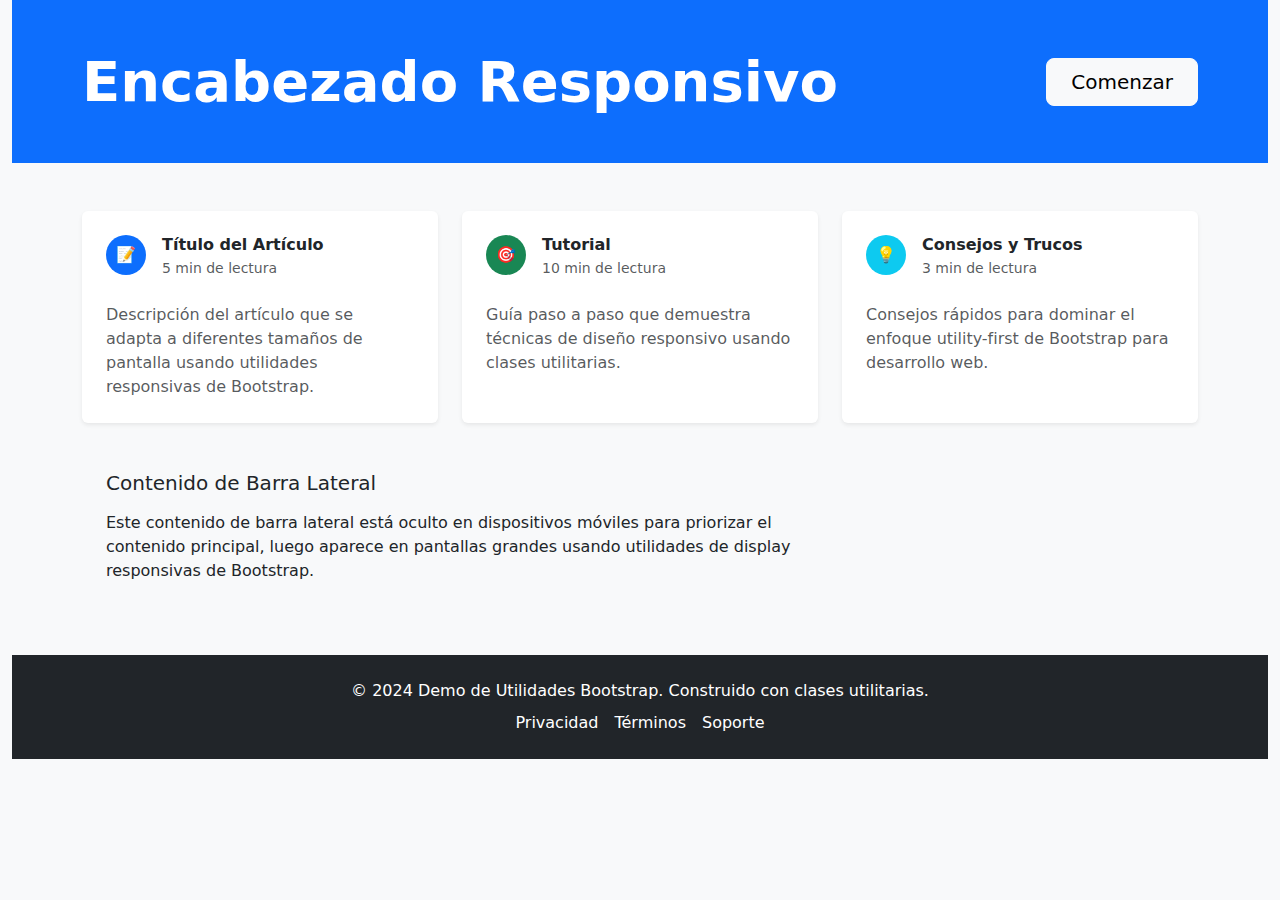
<file: bootstrap/prueba2.html>
<!DOCTYPE html>
<html lang="es">
  <head>
    <meta charset="UTF-8" />
    <meta name="viewport" content="width=device-width, initial-scale=1.0" />
    <title>Bootstrap Utility-First</title>
    <link
      href="https://cdn.jsdelivr.net/npm/bootstrap@5.3.0/dist/css/bootstrap.min.css"
      rel="stylesheet"
    />
  </head>
  <body class="bg-light">
    <div class="container-fluid">
      <!-- Encabezado Responsivo -->
      <header class="bg-primary text-white py-3 py-md-4 py-lg-5">
        <div class="container">
          <div class="row align-items-center">
            <div class="col-12 col-md-8 col-lg-9">
              <h1 class="display-4 display-md-3 display-lg-2 fw-bold mb-0">
                Encabezado Responsivo
              </h1>
            </div>
            <div class="col-12 col-md-4 col-lg-3 text-md-end mt-3 mt-md-0">
              <button class="btn btn-light btn-lg px-4">Comenzar</button>
            </div>
          </div>
        </div>
      </header>

      <!-- Contenido Principal -->
      <main class="py-4 py-md-5">
        <div class="container">
          <div class="row g-4">
            <!-- Tarjetas de Artículos -->
            <div class="col-12 col-md-6 col-lg-4">
              <article class="card h-100 border-0 shadow-sm">
                <div class="card-body p-4">
                  <div class="d-flex align-items-start mb-3">
                    <div
                      class="bg-primary text-white rounded-circle d-flex align-items-center justify-content-center me-3 flex-shrink-0"
                      style="width: 40px; height: 40px"
                    >
                      📝
                    </div>
                    <div class="flex-grow-1">
                      <h6 class="card-title fw-semibold mb-1">
                        Título del Artículo
                      </h6>
                      <p class="text-muted small mb-2">5 min de lectura</p>
                    </div>
                  </div>
                  <p class="card-text text-muted lh-base">
                    Descripción del artículo que se adapta a diferentes tamaños
                    de pantalla usando utilidades responsivas de Bootstrap.
                  </p>
                </div>
              </article>
            </div>

            <div class="col-12 col-md-6 col-lg-4">
              <article class="card h-100 border-0 shadow-sm">
                <div class="card-body p-4">
                  <div class="d-flex align-items-start mb-3">
                    <div
                      class="bg-success text-white rounded-circle d-flex align-items-center justify-content-center me-3 flex-shrink-0"
                      style="width: 40px; height: 40px"
                    >
                      🎯
                    </div>
                    <div class="flex-grow-1">
                      <h6 class="card-title fw-semibold mb-1">Tutorial</h6>
                      <p class="text-muted small mb-2">10 min de lectura</p>
                    </div>
                  </div>
                  <p class="card-text text-muted lh-base">
                    Guía paso a paso que demuestra técnicas de diseño responsivo
                    usando clases utilitarias.
                  </p>
                </div>
              </article>
            </div>

            <div class="col-12 col-md-6 col-lg-4">
              <article class="card h-100 border-0 shadow-sm">
                <div class="card-body p-4">
                  <div class="d-flex align-items-start mb-3">
                    <div
                      class="bg-info text-white rounded-circle d-flex align-items-center justify-content-center me-3 flex-shrink-0"
                      style="width: 40px; height: 40px"
                    >
                      💡
                    </div>
                    <div class="flex-grow-1">
                      <h6 class="card-title fw-semibold mb-1">
                        Consejos y Trucos
                      </h6>
                      <p class="text-muted small mb-2">3 min de lectura</p>
                    </div>
                  </div>
                  <p class="card-text text-muted lh-base">
                    Consejos rápidos para dominar el enfoque utility-first de
                    Bootstrap para desarrollo web.
                  </p>
                </div>
              </article>
            </div>

            <!-- Oculto en móvil, visible en pantallas más grandes -->
            <div class="col-12 col-lg-8 d-none d-lg-block">
              <div class="card border-0 bg-light">
                <div class="card-body p-4">
                  <h5 class="card-title mb-3">Contenido de Barra Lateral</h5>
                  <p class="card-text">
                    Este contenido de barra lateral está oculto en dispositivos
                    móviles para priorizar el contenido principal, luego aparece
                    en pantallas grandes usando utilidades de display
                    responsivas de Bootstrap.
                  </p>
                </div>
              </div>
            </div>
          </div>
        </div>
      </main>

      <!-- Pie de Página -->
      <footer class="bg-dark text-white py-4">
        <div class="container text-center">
          <p class="mb-2">
            &copy; 2024 Demo de Utilidades Bootstrap. Construido con clases
            utilitarias.
          </p>
          <div class="d-flex justify-content-center gap-3">
            <a href="#" class="text-white text-decoration-none">Privacidad</a>
            <a href="#" class="text-white text-decoration-none">Términos</a>
            <a href="#" class="text-white text-decoration-none">Soporte</a>
          </div>
        </div>
      </footer>
    </div>

    <script src="https://cdn.jsdelivr.net/npm/bootstrap@5.3.0/dist/js/bootstrap.bundle.min.js"></script>
  </body>
</html>
</file>
<file: assets/css/sow.css>
/* ======== ESTILOS GENERALES ======== */
body {
  font-family: "Inter", Arial, sans-serif;
  line-height: 1.6;
  color: #333;
  margin: 0;
  background: #fafafa;
}

/* ======== PORTADA ANIMADA ======== */
.cover {
  display: flex;
  justify-content: center;
  align-items: center;
  height: 100vh;
  background: #111;
  color: #fff;
}
.title {
  font-size: 3rem;
  text-transform: uppercase;
  opacity: 0;
  animation: fadeIn 2s forwards ease-in;
}
@keyframes fadeIn {
  to {
    opacity: 1;
  }
}

/* ======== MENÚ FIJO ======== */
nav {
  position: sticky;
  top: 0;
  background: #fff;
  box-shadow: 0 2px 5px rgba(0, 0, 0, 0.1);
  z-index: 1000;
}
nav ul {
  list-style: none;
  margin: 0;
  padding: 0.5rem 1rem;
  display: flex;
  justify-content: center;
  gap: 2rem;
}
nav ul li a {
  text-decoration: none;
  color: #333;
  font-weight: 600;
  transition: color 0.3s;
}
nav ul li a:hover {
  color: #007acc;
}
html {
  scroll-behavior: smooth;
}

/* ======== SECCIONES ======== */
section {
  padding: 4rem 2rem;
  max-width: 1200px;
  margin: auto;
  border-bottom: 1px solid #ddd;
}
h2 {
  margin-top: 0;
  color: #111;
}
iframe {
  border: none;
  margin: 1rem 0;
  border-radius: 8px;
}

/* ======== TEXTO DE ANÁLISIS ======== */
.analysis-text {
  columns: 1;
  column-gap: 2rem;
  margin-top: 1rem;
}
@media (min-width: 800px) {
  .analysis-text {
    columns: 2;
  }
}
.analysis-text p {
  margin-bottom: 0.8rem;
  text-align: justify;
}

/* ======== PIE DE PÁGINA ======== */
footer {
  background: #111;
  color: #fff;
  text-align: center;
  padding: 1rem 0;
  font-size: 0.9rem;
}
</file>
<file: assets/css/style.css>
/* WEB ATELIER (UDIT) - Student Project Template Styles */

/* Reset and base styles */
* {
	box-sizing: border-box;
	margin: 0;
	padding: 0;
}

html {
	font-size: 16px;
	line-height: 1.6;
	scroll-behavior: smooth;
}

body {
	font-family: -apple-system, BlinkMacSystemFont, 'Segoe UI', Roboto, Oxygen, Ubuntu, Cantarell, sans-serif;
	color: #333;
	background-color: #fff;
	margin: 0;
	padding: 0;
}

/* Typography */
h1,
h2,
h3,
h4,
h5,
h6 {
	font-weight: 600;
	line-height: 1.3;
	margin: 0 0 1rem 0;
}

h1 {
	font-size: 2.5rem;
}
h2 {
	font-size: 2rem;
}
h3 {
	font-size: 1.5rem;
}

p,
li {
	margin-bottom: 1rem;
}

/* Layout */
.container {
	max-width: 1200px;
	margin: 0 auto;
	padding: 0 1rem;
}

main {
	min-height: 80vh;
	padding: 2rem 0;
}

/* Header */
header {
	background: #f8f9fa;
	padding: 1rem 0;
	border-bottom: 1px solid #e9ecef;
}

/* Footer */
footer {
	background: #f8f9fa;
	padding: 2rem 0;
	margin-top: 4rem;
	border-top: 1px solid #e9ecef;
	font-size: 0.875rem;
	color: #6c757d;
}

footer a {
	color: #007bff;
	text-decoration: none;
}

footer a:hover {
	text-decoration: underline;
}

/* Responsive design */
@media (max-width: 768px) {
	html {
		font-size: 14px;
	}

	.container {
		padding: 0 0.5rem;
	}

	h1 {
		font-size: 2rem;
	}
	h2 {
		font-size: 1.75rem;
	}
	h3 {
		font-size: 1.25rem;
	}
}

/* Accessibility */
@media (prefers-reduced-motion: reduce) {
	html {
		scroll-behavior: auto;
	}
}

/* Focus styles for keyboard navigation */
a:focus,
button:focus,
input:focus,
textarea:focus,
select:focus {
	outline: 2px solid #007bff;
	outline-offset: 2px;
}

/* Skip link for screen readers */
.skip-link {
	position: absolute;
	top: -40px;
	left: 6px;
	background: #000;
	color: #fff;
	padding: 8px;
	text-decoration: none;
	border-radius: 4px;
	z-index: 1000;
}

.skip-link:focus {
	top: 6px;
}
</file>
<file: assets/css/index.css>
@import url("https://meyerweb.com/eric/tools/css/reset/reset.css");
@import url("style.css");
</file>
